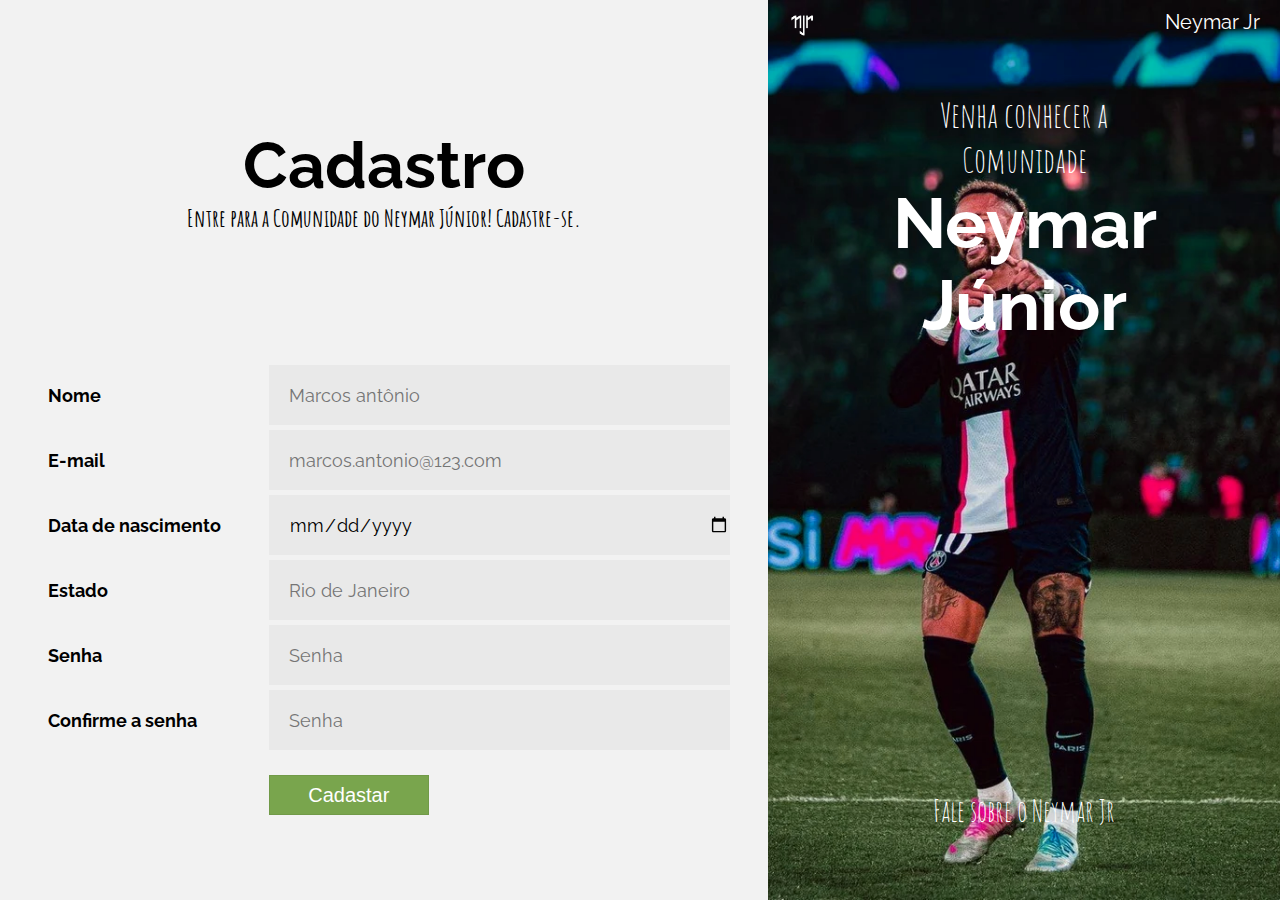
<file: lista-de-dw2/Cadastro/index.html>
<!DOCTYPE html>
<html lang='pt-br'>
    <head>
        <meta charset='UTF-8' />
        <meta name="viewport" content="width=device-width, initial-scale=1.0">
        <title>Cadastre-se | Site</title>
        <link rel='stylesheet' href='./css/index.css'>
    </head>
    <body>
        <div class='container'>
            <section class='formulario'>
                <form>
                    <div class='titulo'>
                        <h1>Cadastro</h1>
                        <h2>Entre para a Comunidade do Neymar Júnior! Cadastre-se.</h2>
                    </div>
                    <section>
                        <div>
                            <label for='nome'><span>Nome</span></label>
                            <label for='email'><span>E-mail</span></label>
                            <label for='data'><span>Data de nascimento</span></label>
                            <label for='estado'><span>Estado</span></label>
                            <label for='senha'><span>Senha</span></label>
                            <label for='confSenha'><span>Confirme a senha</span></label>
                        </div>
                        <div>
                            <input type='text' placeholder='Marcos antônio' id='nome' class='input' required/>
                            <input type='email' placeholder='marcos.antonio@123.com' id='email' class='input' required/>
                            <input type='date' placeholder='Mai 20, 1995' id='data' class='input' required/>
                            <input type='text' placeholder='Rio de Janeiro' id='estado' class='input' required/>
                            <input type='password' placeholder='Senha' id='senha' class='input' required/>
                            <input type='password' placeholder='Senha' id='confSenha' class='input' required/>
                            <button type='submit'>Cadastar</button>
                        </div>
                    </section>
                </form>
            </section>
            <section class='flier'>
                <div class='flier-overlay'>
                    <header>
                        <a href='#'>
                            <img src='./image/logodoNey.png' alt='botão de menu' />
                        </a>
                        <span>Neymar Jr</span>
                    </header>
                    <main>
                        <section>
                            <span>Venha conhecer a Comunidade</span>
                            <h1>Neymar Júnior</h1>
                        </section>
                        <span>Fale sobre o Neymar Jr</span>
                    </main>
                </div>
                <img src='./image/ney-img.webp' alt=''/>
            </section>
        </div>
    </body>
</html>
</file>
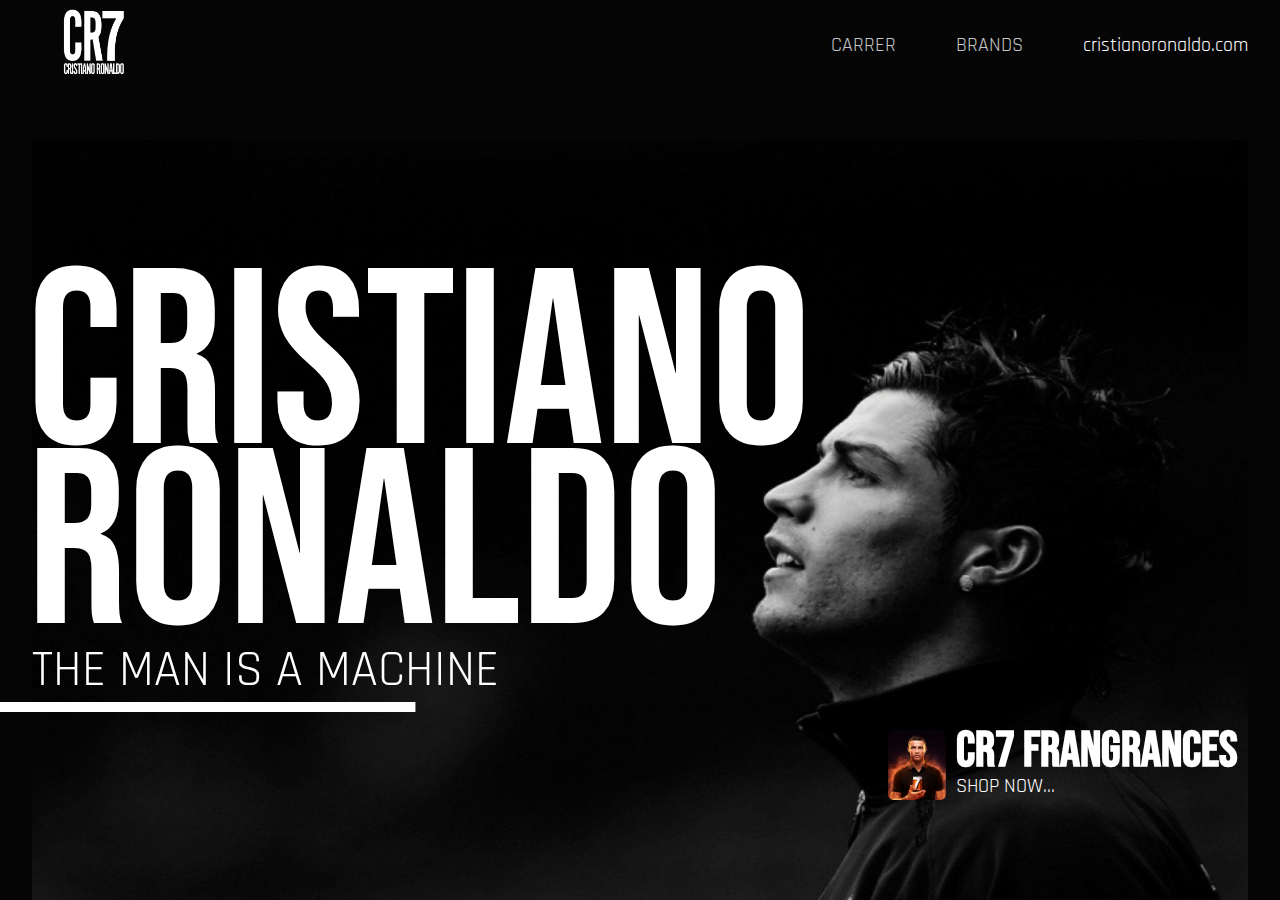
<file: lista-de-dw2/Hideo/index.html>
<!DOCTYPE html>
<html lang="pt-br">
<head>
    <meta charset="UTF-8">
    <meta name="viewport" content="width=device-width, initial-scale=1.0">
    <link rel='shortcut icon' href='./image/logo.png' />
    <link rel='stylesheet' href='./css/index.css' />
    <title>CRISTIANO RONALDO</title>
</head>
<body>
    <section>
        <header class='menu'>
            <nav>
                <a href="#" id='logo'>
                    <img src="./image/CR7-logo.png" alt="" />
                </a>
                <div>
                    <a href="https://www.cristianoronaldo.com/#career-highlights" target="_blank">
                        CARRER
                    </a>
                    <a href="https://www.cristianoronaldo.com/brands#ursu" target="_blank">
                        BRANDS
                    </a>
                    <a href="https://www.cristianoronaldo.com/#cr7" target="_blank">
                        cristianoronaldo.com
                    </a>
                </div>
            </nav>
        </header>
        <main class='corpo'>
            <div class="perfil">
                <div class='text'>
                    <span>
                        CRISTIANO RONALDO
                    </span>
                    <span>
                        THE MAN IS A MACHINE
                    </span>
                </div>
                <div class='preview'>
                    <article>
                        <img src="./image/cr7.png" alt="">
                        <main>
                            <h1>CR7 Frangrances</h1>
                            <a href="#">
                                <span>SHOP NOW...</span>
                            </a>
                        </main>
                    </article>
                </div>
            </div>
        </main>
    </section>
</body>
</html>
</file>
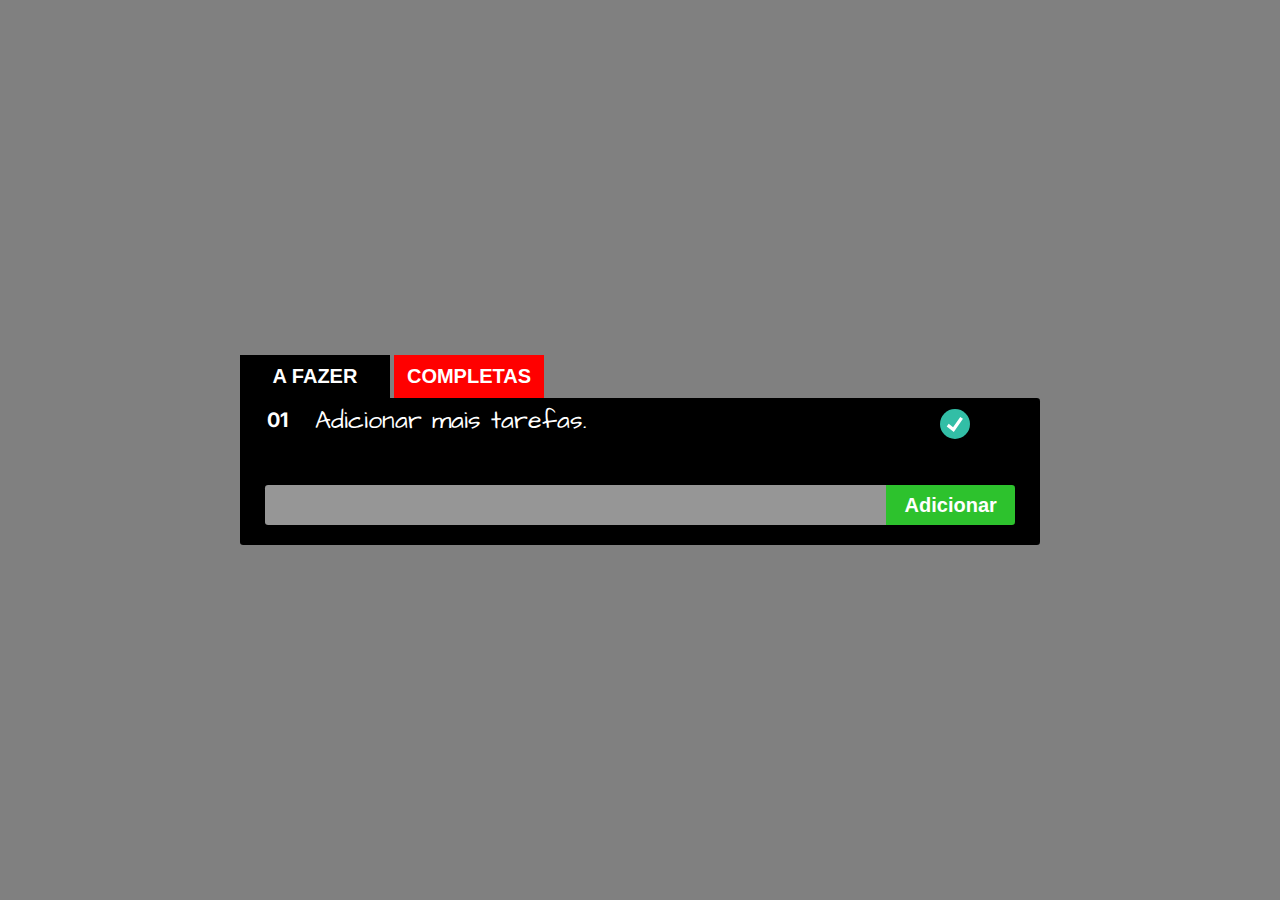
<file: lista-de-dw2/Lista/index.html>
<!DOCTYPE html>
<html lang='pt-br'>
    <head>
        <meta charset='utf-8' />
        <meta name="viewport" content="width=device-width, initial-scale=1.0">
        <title>Lista</title>
        <script src='./javascript/index.js' defer ></script>
        <link rel='stylesheet' href='./css/index.css'/>
    </head>
    <body>
        <main class="container">
            <nav>
                <button class="tab-button" onclick="LoadList(JSON.parse(localStorage.getItem('lists')).tasks);" id='tasks'>A FAZER</button>
                <button class="tab-button" onclick="LoadList(JSON.parse(localStorage.getItem('lists')).complete, false);" id='complete'>COMPLETAS</button>
            </nav>
            <ul class="list-container">
                <li class="list-item">
                    <h2>1</h2>
                    <span>Titulo 1</span>
                    <button class="list-item-complete">X</button>
                </li>
            </ul>
            <form onsubmit="AddTask()" action="" id='addTask'>
                <div class="list-item">
                    <input type="text" name="" id="item" required>
                    <button type="submit">Adicionar</button>
                </div>
            </form>
        </main>
    </body>
</html>
</file>
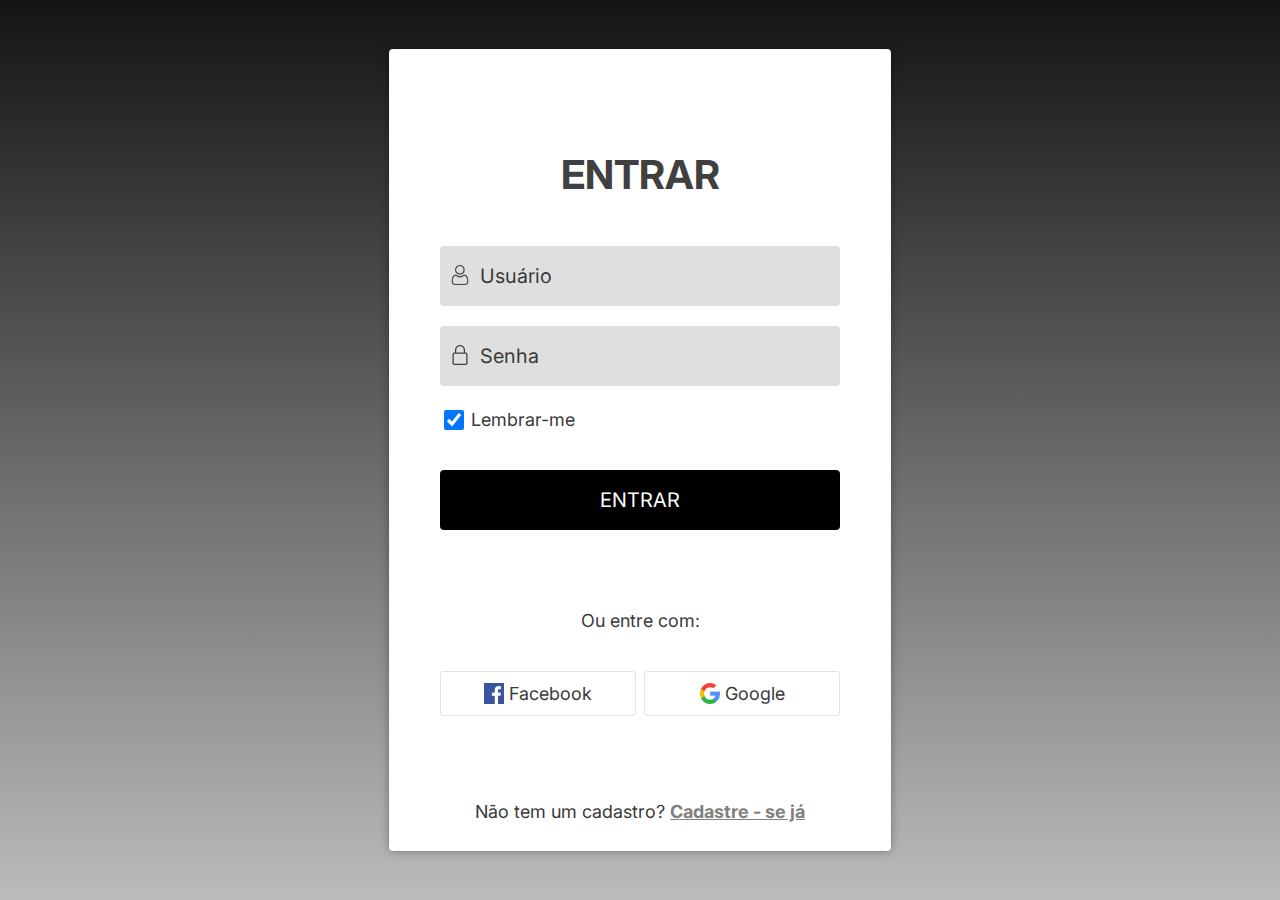
<file: lista-de-dw2/Login/index.html>
<!DOCTYPE html>
<html lang='pt-br'>
    <head>
        <meta name="viewport" content="width=device-width, initial-scale=1.0">
        <meta charset='UTF-8' />
        <title>Formulario | Site</title>
        <link rel='stylesheet' href='./index.css'/>
    </head>
    <body>
        <main class='login'>
            <section>
                <form onsubmit="alert('Logado com sucesso!')" method="GET">
                    <h1>ENTRAR</h1>
                    <img src='./image/user.png' id='user-img' alt='Usuario'/>
                    <input type='text' id='user' placeholder='Usuário' required/>
                    <img src='./image/lock.png' id='password-img' alt='Cadeado'/>
                    <input type='password' id='password' placeholder='Senha' required/>
                    <input type="checkbox" checked id='remember' />
                    <span>Lembrar-me</span>
                    <input type='submit' value='ENTRAR' />
                    <span>Ou entre com:</span>
                    <div>
                        <button id='google'><div><img src='./image/facebook.png' alt='Logo Facebook' /><span>Facebook</span></div></button>
                        <button id='google'><div><img src='./image/google.png' alt='Logo Google' /><span>Google</span></div></button>
                    </div>
                    <span>Não tem um cadastro? <a href='#'>Cadastre&nbsp;-&nbsp;se&nbsp;já</a></span>
                </form>
            </section>
        </main>
    </body>
</html>
</file>
<file: lista-de-dw2/Cadastro/css/index.css>
@import url('https://fonts.googleapis.com/css2?family=Raleway:wght@300&display=swap');
@import url('https://fonts.googleapis.com/css2?family=Amatic+SC&display=swap');
body{
    margin: 0;
    padding: 0;
    height: 100vh;
    background: rgb(0, 0, 0);
}
.container{
    display: flex;
}

/* #redion FORMULARIO */
.container .formulario{
    margin: 0;
    height: 100vh;
    width: 60vw;
    background: rgb(242, 242, 242);
}
.formulario .titulo{
    margin: auto;
    text-align: center;
    display: flex;
    flex-direction: column;
    flex-wrap: wrap;
    justify-content: center;
    align-items: center;
    height: 40vh;
}
.formulario .titulo h1{
    font-family: 'Raleway';
    font-size: 65px;
    margin: 0;
    display: block;
}
.formulario .titulo h2{
    display: block;
    font-family: 'Amatic SC';
    margin: 0;
}
.formulario form section{
    margin: 0;
    padding: 0;
    display: flex;
    flex-direction: row;
    flex-wrap: wrap;
    justify-content: center;
    align-items: flex-start;
    padding-bottom: 50px;
}

.formulario div:first-of-type{
    width: 30%;
}
.formulario div:last-of-type{
    width: 60%;
}
.formulario div label{
    font-family: 'Raleway';
    font-size: 18px;
    font-weight: bold;
    display: flex;
    margin: 5px 0;
    margin-left: 10px;
    align-items: center;
    height: 60px;
}
.formulario div label span{
    display: block;
}
.formulario div .input{
    font-family: 'Raleway';
    font-size: 18px;
    background: rgba(0, 0, 0, 0.035);
    height: 60px;
    display: block;
    margin: 5px 10px 5px 0;
    padding: 0;
    border: 0;
    width: 100%;
}
.formulario div input[type=text], input[type=password], input[type=email]{
    text-indent: 20px;
}
.formulario div input[type=date]{
    text-indent: 10px;
}
.formulario div button{
    outline: none;
    border: solid 1px rgba(0, 0, 0, 0.063);
    background: #79a54d;
    color: white;
    height: 40px;
    width: 160px;
    font-size: 20px;
    margin-top: 20px;
}
.formulario div button:hover{
    cursor: pointer;
    background: #92c75d;
}
/* #endredion FORMULARIO */
/* #region FLIER */
.container .flier{
    position: relative;
    height: 100vh;
    width: 40vw;
    background: rgb(255, 255, 255);
}
.flier img{
    position: absolute;
    width: 100%;
    height: 100%;
    filter: hue-rotate(-20deg);
    object-fit: cover;
    top:0;
    z-index: 1;
}
.flier-overlay{
    z-index: 2;
    height: 100vh;
    position: relative;
    color: white;
}
.flier-overlay header{
    font-family: 'Raleway';
    display: flex;
    justify-content: space-between;
    margin: 0px 20px;
    padding-top: 10px;
}
.flier-overlay header a img{
    position: relative;
    width: 30px;
    height: auto;
    object-fit: contain;
}
.flier-overlay header span{
    font-size: 20px;
}
.flier-overlay main span{
    font-family: 'Amatic SC';
}
.flier-overlay main section{
    position: absolute;
    top: 30%;
    left: 50%;
    transform: translate(-50%, -70%);
    text-align: center;
}
.flier-overlay main section span{
    font-size: 35px
}
.flier-overlay main section h1{
    font-family: 'Raleway';
    font-size: 70px;
    margin: 0;
}
.flier-overlay main span:last-child{
    position: absolute;
    top: 90%;
    left: 50%;
    transform: translate(-50%, -50%);
    font-size: 30px;
}
/* #endregion FLIER */

/* Responsividade */
@media only screen and (max-width: 900px){
    body{
        height: auto;
    }
    .container{
        height: 100%;
        flex-direction: column-reverse;
        
    }
    .container .formulario{
        width: 100%;
        height: 100%;
    }
    .formulario .titulo:last-of-type{
        height: 15vh;
        width: 300px;
    }
    .container .flier{
        width: 100%;
        height: 30vh;
    }
    .flier-overlay{
        height: 40%;
    }
    .flier-overlay header{
        margin: 0px 10px;
    }
    .flier-overlay header span{
        display: none;
    }
    .flier-overlay main section{
        top: 90%;
        left: 50%;
        transform: translate(-50%, -20%);
        text-align: center;
    }
    .flier-overlay main span:last-child{
        display: none;
    }
    .flier-overlay main section span{
        display: none;
    }
}
@media only screen and (max-width: 400px){
    .container .flier{
        width: 100%;
        height: 30vh;
    }
    .flier-overlay main section h1{
        font-family: 'Raleway';
        font-size: 60px;
        margin: 0;
    }
    .formulario .titulo h1{
        font-size: 30px;
    }
    .formulario div label, .formulario div .input{
        font-size: 15px;
    }
}
</file>
<file: lista-de-dw2/Hideo/css/index.css>
@import url('https://fonts.googleapis.com/css2?family=Rajdhani&display=swap');
@import url('https://fonts.googleapis.com/css2?family=Bebas+Neue&display=swap');
:root{
    --main-color: #050505;
    --text-color: #c5c7c7;
    --text-color-2: white;
    --highlight-color: white;
    --text-size-title: 250px;
    --text-size-subtitle: 50px;
    --text-size-links: 20px;
}
body{
    margin: 0px;
    padding: 0px;
    height: 100vh;
}
section{
    height: 100vh;
    background: var(--main-color);
    display: flex;
    flex-direction: column;
    align-items: center;
}

.menu{
    width: 95%;
    height: 10%;
}
.menu nav{
    height: 100%;
    display: flex;
    justify-content: space-between;
    align-items: center;
}
.menu nav a{
    font-size: var(--text-size-links);
    font-family: 'Rajdhani';
    color: var(--text-color);
    text-decoration: none;
    margin-left: 55px;
}
.menu nav a:hover{
    color: var(--text-color-2);
}
.menu nav a:last-of-type{
    color: var(--highlight-color);
}
.menu nav a:last-of-type:hover{
    color: var(--text-color-2);
}
#logo{
    margin: 0;
}
#logo img{
    height: 70px;
    filter: invert();
}
.corpo{
    height: 90%;
    position: relative;
    width: 95%;
    display: flex;
    flex-direction: row;
    justify-content: space-between;
    margin: 0;
    padding: 0;
}
.perfil{
    width: 100%;
    color: var(--text-color-2);
    display: flex;
    flex-direction: row;
    justify-content: center;
    background-image: url('../image/Cr7.jpg');
    background-size: contain;
    background-repeat: no-repeat;
    background-position: right bottom;
}
.text{
    align-self: center;
    display: flex;
    flex-direction: column;
    width: 70%;
}
.text span:nth-of-type(1){
    font-family: 'Bebas Neue';
    font-size: var(--text-size-title);
    line-height: 180px;
    margin: 0;
    padding: 0;
    transform: translateX(-5px);
}
.text span:nth-of-type(2){
    font-family: 'Rajdhani';
    font-size: var(--text-size-subtitle);
    color: var(--highlight-color)
}
.text span:nth-of-type(2)::after{
    display: block;
    content: "";
    transform: translateX(-10%);
    width: 50%;
    height: 10px;
    background-color: var(--highlight-color);
}
.preview{
    height: auto;
    width: 30%;
    height: 100%;
    display: flex;
    justify-content: flex-end;
    align-items: flex-end;
}
.preview article{
    height: 70px;
    margin-bottom: 100px;
    display: flex;
    align-items: flex-start;
    color: var(--text-color-2);
}
.preview article main{
    font-family: 'Bebas Neue';
    padding: 0 10px;
    display: flex;
    flex-direction: column;
    justify-content: flex-start;
    align-items: flex-start;
}
.preview article img{
    height: 70px;
    border-radius: .35rem;
}
.preview article main h1{
    vertical-align: bottom;
    line-height: 85%;
    height: 70%;
    font-size: var(--text-size-subtitle);
    margin: 0;
}
.preview article main a{
    color: var(--highlight-color);
    text-decoration: none;
}
.preview article main a:hover{
    color: var(--text-color-2);
}
.preview article main a span{
    width: auto;
    display: block;
    font-family: 'Rajdhani';
    font-size: var(--text-size-links);
    margin: 0;
    padding: 0;
}
@media only screen and (max-width: 600px) {
    :root{
        --main-color: #191919;
        --text-color: #c5c7c7;
        --text-color-2: white;
        --highlight-color: #324bcb;
        --text-size-title: 100px;
        --text-size-subtitle: 30px;
        --text-size-links: 15px;
    }
    #logo{
        height: 100%;
        display: flex;
        align-items: center;
    }
    #logo img{
        height: 90%;
    }
    .menu nav div{
        width: 100%;
        display: flex;
        flex-direction: row;
        justify-content: space-evenly;
    }
    .menu nav a{
        font-size: var(--text-size-links);
        font-family: 'Rajdhani';
        color: var(--text-color);
        text-decoration: none;
        margin-left: 25px;
    }
    .menu nav a:nth-of-type(3){
        display: none;
    }
    .corpo{
        justify-content: flex-start;
        align-items: flex-start;
    }
    .perfil{
        height: 100%;
        justify-content: flex-start;
        align-items: flex-start;
    }
    .text{
        align-self: center;
        display: flex;
        flex-direction: column;
        width: 95%;
        height: 95%;
    }
    .text span:nth-of-type(1){
        font-family: 'Bebas Neue';
        font-size: var(--text-size-title);
        line-height: 80px;
    }
    .text span:nth-of-type(2)::after{
        display: block;
        content: "";
        transform: translateX(-36%);
        width: 70%;
        height: 10px;
        background-color: var(--highlight-color);
    }
    .preview{
        display: none;
    }
}
</file>
<file: lista-de-dw2/Lista/css/index.css>
@import url('https://fonts.googleapis.com/css2?family=Architects+Daughter&family=Inter&display=swap');
:root{
    --text-color-1: white;
    --bg-color: gray;
    --main-container-color: gray;
    --color1: red;
    --color2: red;
    --color3: black;
    --color4: black;
    --radius: .20rem;
}
body{
    font-family: 'Inter';
    padding: 0;
    margin: 0;
    background: var(--bg-color);
    color: white;
    min-height: 100vh;
    display: flex;
    flex-direction: column;
    justify-content: center;
    align-items: center;
}
.tab-button{
    outline: none;
    border: none;
    padding: 10px;
    width: 150px;
    color: var(--text-color-1);
    background: var(--color2);
    font-size: 20px;
    font-weight: bold
}
.tab-button:disabled{
    background: var(--color4);
}
.container{
    margin: 0 20px;
    width: 800px;
}
.list-container{
    margin: 0;
    padding: 0px;
    background: var(--color4);
    border-top-right-radius: var(--radius);
}
.list-container .list-item:nth-child(even){
    background: rgba(0, 0, 0, 0.152);
}
.list-item{
    display: flex;
    justify-content: space-between;
    align-content: center;
    padding: 10px 0px;
    margin: 0;
}
.list-item h2{
    text-align: center;
    font-size: 20px;
    margin: 0 10px;
    width: 10%;
}
.list-item span{
    font-size: 25px;
    line-height: 25px;
    width: 100%;
    font-family: 'Architects Daughter';
}
#addTask{
    margin: 0;
    padding: 20px 5px 10px;
    background: var(--color4);
    border-bottom-left-radius: var(--radius);
    border-bottom-right-radius: var(--radius);
}
#addTask button{
    width: 20%;
    border: none;
    height: 40px;
    font-weight: bold;
    font-size: 20px;
    border-top-right-radius: var(--radius);
    border-bottom-right-radius: var(--radius);
    color: white;
    padding: 0 10px;
    margin-right: 20px;
    background: rgb(45, 194, 45);
}
#addTask button:hover{
    background: rgb(71, 221, 71);
}
.list-item input{
    width: 100%;
    border: none;
    padding: 0;
    margin: 0;
    margin-left: 20px;
    background: rgba(255, 255, 255, 0.59);
    border-top-left-radius: var(--radius);
    border-bottom-left-radius: var(--radius);
    outline: none;
    text-indent: 10px;
    color: white;
    font-size: 20px;
    font-family: 'Architects Daughter';
}

.list-item-complete{
    position: relative;
    text-align: center;
    border: none;
    background-color: transparent;
    color: white;
    font-size: 20px;
    font-weight: bold;
    margin: 0 8%;
    outline: none;
}
.list-item-complete img{
    position: relative;
    height: 30px;
    width: 30px;
}
.list-item-complete img:hover{
   filter: saturate(150%);
}
.list-item-delete{
    position: relative;
    text-align: center;
    border: none;
    background-color: transparent;
    color: white;
    font-size: 20px;
    font-weight: bold;
    margin: 0 1%;
    outline: none;
}
.list-item-delete img{
    position: relative;
    height: 30px;
    width: 30px;
}
.list-item-delete img:hover{
   filter: saturate(150%);
}
.list-item-readd{
    position: relative;
    text-align: center;
    border: none;
    background-color: transparent;
    color: white;
    font-size: 20px;
    font-weight: bold;
    margin: 0 4%;
    margin-left: 0%;
    outline: none;
}
.list-item-readd img{
    position: relative;
    height: 30px;
    width: 30px;
}
.list-item-readd img:hover{
   filter: saturate(150%);
}
</file>
<file: lista-de-dw2/Login/index.css>
@import url('https://fonts.googleapis.com/css2?family=Inter&display=swap');            
:root{
    --main-bg-color: rgb(255, 255, 255);
    --main-text-color: rgb(64, 64, 64);
    --radius: .25rem;
    --login-input-color: rgba(0, 0, 0, 0.124);
    --login-text-color: rgb(58, 58, 58);
    --login-input-height: 60px;
    --login-input-width: 100%;
}
body{
    font-family: 'Inter';
    margin: 0;
    padding: 0;
    width: 100vw;
    height: 100vh;
    background: black;
    background: linear-gradient(180deg, #141414 0%, #BBBBBB 100%);
}
.login{
    flex: 1;
    color: var(--main-text-color);
}
.login section{
    position: absolute;
    top: 50%;
    left: 50%;
    transform: translate(-50%, -50%);
    width: 500px;
    height: 800px;
    background-color: var(--main-bg-color);
    border-radius: var(--radius);
    border: solid 1px rgba(0, 0, 0, 0.029);
    box-shadow: 0px 0px 10px rgba(0, 0, 0, 0.33);
}
.login form{
    position: relative;
    display: block;
    width: 80%;
    height: 80%;
    margin: auto;
    margin-top: 20%;
    padding: 0;
}
.login h1{
    margin-top: 0;
    font-size: 40px;
    text-align: center;
}
.login input{
    font-family: 'Inter';
    margin-top: 20px;
    border: none;
    font-size: 20px;
    color: var(--login-text-color);
    border-radius: var(--radius);
    height: var(--login-input-height);
    width: var(--login-input-width);
}
.login input[type=submit]{
    display: block;
}
.login input[type=text], input[type=password]{
    background: var(--login-input-color);
    text-indent: 40px;
    margin: auto;
    margin-top: 20px;
    padding: 0;
    outline: none;
    border: 0;
}
.login input[type=submit]{
    margin-top: 40px;
    background: black;
    color: white;
    transition: background .3s;
}
.login input[type=submit]:hover{
    background: black;
}
.login #user-img, #password-img{
    position: absolute;
    transform: translate(50%, 195%);
    width: 20px;
    height: 20px;
}
.login input::placeholder{
    color: var(--login-text-color);
    font-size: 20px;
}
.login input[type=checkbox]{
    height: 20px;
    width: 20px;
    transform: translateY(20%);
}
.login span{
    font-family: 'Inter';
    font-size: 18px;
    color: var(--login-text-color);
}
.login span:nth-of-type(2){
    margin-top: 80px;
    margin-bottom: 40px;
    display: block;
    text-align: center;
}
.login span:nth-of-type(3){
    position: absolute;
    width: 100%;
    bottom: -5%;
    display: block;
    text-align: center;
}
.login span:nth-of-type(3) a{
    color: rgb(128, 128, 128);
    font-weight: bold;
}
.login span:nth-of-type(3) a:hover{
    font-weight: normal;
}
.login form div{
    width: 100%;
    display: flex;
    justify-content: space-between;
}
.login button{
    border-radius: var(--radius);
    border: 1px solid rgba(63, 63, 63, 0.145);
    background-color: white;
    width: 49%;
    height: 45px;
    transition: background .3s;
}
.login button:hover{
    background-color: var(--login-input-color);
}
.login button div{
    justify-content: center;
    margin: auto;
}
.login button img{
    width: 20px;
    margin-right: 5px;
}

@media only screen and (max-width: 600px){
    .login section{
        width: 80vw;
        height: auto;
        padding-bottom: 110px;
    }
    .login h1{
        margin-bottom: 0;
    }
    .login form{
        margin-top: 5%;
    }
    .login input{
        margin-top: 5px;
    }
    .login input[type=submit]{
        margin-top: 10px;
    }
    .login #user-img{
        position: absolute;
        transform: translate(50%, 195%);
        width: 20px;
        height: 20px;
    }
    .login #password-img{
        position: absolute;
        transform: translate(50%, 125%);
        width: 20px;
        height: 20px;
    }
    .login button{
        overflow: hidden;
    }
    .login button div span{
        font-size: 14px;
    }
    .login span:nth-of-type(2){
        margin-top: 20px;
        margin-bottom: 10px;
        display: block;
        text-align: center;
    }
    .login span:nth-of-type(3){
        position: absolute;
        width: 100%;
        bottom: -20%;
        display: block;
        text-align: center;
    }
}
</file>
